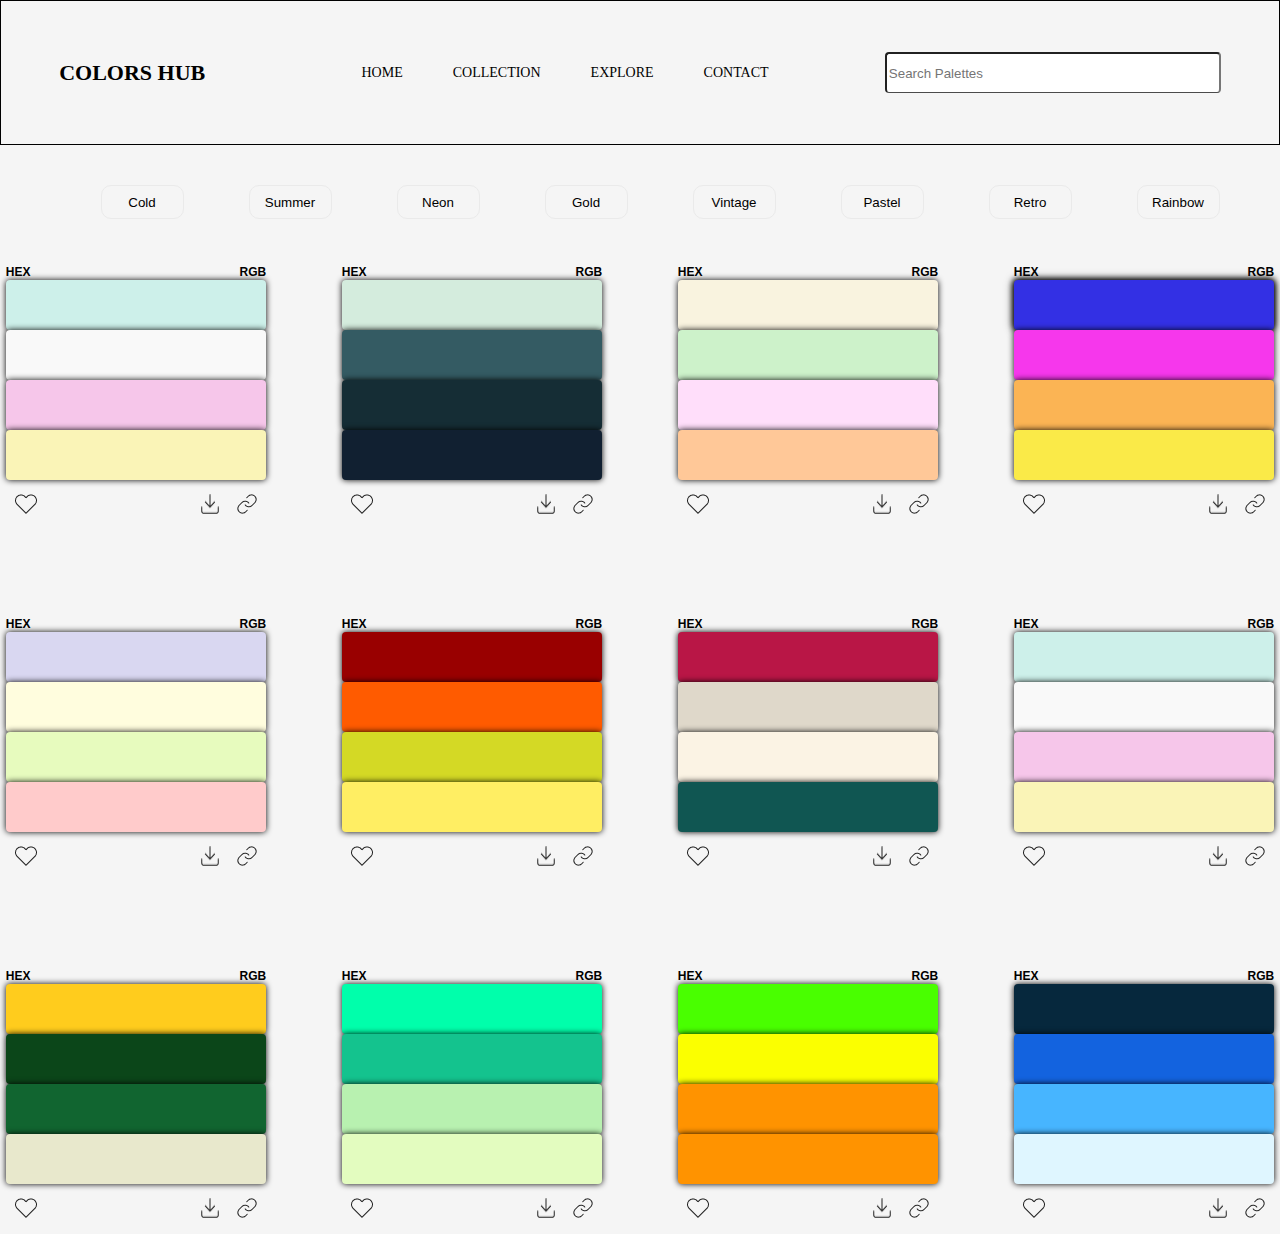
<file: index.html>
<!DOCTYPE html>
<html lang="en">

<head>
    <meta charset="UTF-8">
    <meta http-equiv="X-UA-Compatible" content="IE=edge">
    <meta name="viewport" content="width=device-width, initial-scale=1.0">
    <link rel="stylesheet" href="./assets/css/reset.css">
    <link rel="stylesheet" href="./assets/css/style.css">

    <title>home</title>
</head>

<body>
    <header>
        <div class="container">

            <div class="header-wrapper">
                <div class="logo-item">
                    <a href="./index.html">COLORS HUB</a>
                </div>
                <div class="header-home">
                    <nav>
                        <ul>
                            <li>
                                <a class="hover-a" href="index.html">HOME</a>
                            </li>
                            <li>
                                <a class="hover-a" href="assets/pages/collection.html">COLLECTION</a>
                            </li>
                            <li>
                                <a class="hover-a explore">EXPLORE</a>
                            </li>
                            <li>
                                <a class="hover-a contact">CONTACT</a>
                            </li>
                    </nav>
                </div>
                <div class="input-wrapper">
                    <div class="input">
                        <input class="search" type="text" placeholder="Search Palettes">
                    </div>
                </div>
            </div>
        </div>
    </header>

    <main>
        <section class="container">

            <div class="main-box-title">
                <nav>
                    <ul>
                        <li>
                            <button> Cold</button>
                        </li>
                        <li>
                            <button> Summer</button>
                        </li>
                        <li>
                            <button> Neon</button>
                        </li>
                        <li>
                            <button>Gold</button>
                        </li>
                        <li>
                            <button> Vintage</button>
                        </li>
                        <li>
                            <button> Pastel</button>
                        </li>
                        <li>
                            <button> Retro</button>
                        </li>
                        <li>
                            <button> Rainbow</button>
                        </li>
                    </ul>
                </nav>
            </div>
            <div class="main-box">
                <div class="color-card">
                    <div class="color-content">
                        <span>HEX</span>
                        <span>RGB</span>
                    </div>
                    <div class="color-hub">
                        <div class="color-item-first">
                            <div class="code-div">
                                <p class="code">#CDF0EA</p>
                                <p class="numbers"> 205, 240, 234</p>
                            </div>
                        </div>
                        <div class="color-item-second">
                            <div class="code-div">
                                <p class="code">#F9F9F9</p>
                                <p class="numbers"> 249, 249, 249</p>
                            </div>
                        </div>
                        <div class="color-item-third">
                            <div class="code-div">
                                <p class="code">#F6C6EA</p>
                                <p class="numbers"> 246, 198, 234</p>
                            </div>
                        </div>
                        <div class="color-item-fourth">
                            <div class="code-div">
                                <p class="code">#FAF4B7</p>
                                <p class="numbers">250, 244, 183</p>
                            </div>
                        </div>
                    </div>
                    <div class="color-item-footer">
                        <div class="images">

                            <img src="./assets/images/Vector.png" alt="">
                            <img class="img-download" src="./assets/images/Download.png" alt="">
                            <img src="./assets/images/Link.png" alt="">
                        </div>
                    </div>

                </div>
                <div class="color-card">
                    <div class="color-content">
                        <span>HEX</span>
                        <span>RGB</span>
                    </div>
                    <div class="color-hub">
                        <div class="color-item-6th">
                            <div class="code-div">
                                <p class="code">#D4ECDD</p>
                                <p class="numbers"> 212, 236, 221</p>
                            </div>
                        </div>
                        <div class="color-item-7th">
                            <div class="code-div">
                                <p class="code">#345B63</p>
                                <p class="numbers"> 52, 91, 99</p>
                            </div>
                        </div>
                        <div class="color-item-8th">
                            <div class="code-div">
                                <p class="code">#152D35</p>
                                <p class="numbers"> 21, 45, 53</p>
                            </div>
                        </div>
                        <div class="color-item-9th">
                            <div class="code-div">
                                <p class="code">#112031</p>
                                <p class="numbers"> 17, 32, 49</p>
                            </div>
                        </div>
                    </div>
                    <div class="color-item-footer">
                        <div class="images">

                            <img src="./assets/images/Vector.png" alt="">
                            <img class="img-download" src="./assets/images/Download.png" alt="">
                            <img src="./assets/images/Link.png" alt="">
                        </div>
                    </div>

                </div>
                <div class="color-card">
                    <div class="color-content">
                        <span>HEX</span>
                        <span>RGB</span>
                    </div>
                    <div class="color-hub">
                        <div class="color-item-10th">
                            <div class="code-div">
                                <p class="code">#F9F3DF</p>
                                <p class="numbers"> 249, 243, 223</p>
                            </div>
                        </div>
                        <div class="color-item-11th">
                            <div class="code-div">
                                <p class="code">#CDF2CA</p>
                                <p class="numbers"> 205, 242, 202</p>
                            </div>
                        </div>
                        <div class="color-item-12th">
                            <div class="code-div">
                                <p class="code">#FFDEFA</p>
                                <p class="numbers"> 255, 222, 250</p>
                            </div>
                        </div>
                        <div class="color-item-13th">
                            <div class="code-div">
                                <p class="code">#FFC898</p>
                                <p class="numbers"> 255, 200, 152</p>
                            </div>
                        </div>
                    </div>
                    <div class="color-item-footer">
                        <div class="images">

                            <img src="./assets/images/Vector.png" alt="">
                            <img class="img-download" src="./assets/images/Download.png" alt="">
                            <img src="./assets/images/Link.png" alt="">
                        </div>
                    </div>

                </div>
                <div class="color-card">
                    <div class="color-content">
                        <span>HEX</span>
                        <span>RGB</span>
                    </div>
                    <div class="color-hub">
                        <div class="code-div">
                            <div class="color-item-14th">
                                <p class="code">#3330E4</p>
                                <p class="numbers"> 51, 48, 228</p>
                            </div>
                        </div>
                        <div class="color-item-15th">
                            <div class="code-div">
                                <p class="code">#F637EC</p>
                                <p class="numbers"> 246, 55, 236</p>
                            </div>
                        </div>
                        <div class="color-item-16th">
                            <div class="code-div">
                                <p class="code">#FBB454</p>
                                <p class="numbers"> 251, 180, 84</p>
                            </div>
                        </div>
                        <div class="color-item-17th">
                            <div class="code-div">
                                <p class="code">#FAEA48</p>
                                <p class="numbers"> 250, 234, 72</p>
                            </div>
                        </div>
                    </div>
                    <div class="color-item-footer">
                        <div class="images">

                            <img src="./assets/images/Vector.png" alt="">
                            <img class="img-download" src="./assets/images/Download.png" alt="">
                            <img src="./assets/images/Link.png" alt="">
                        </div>
                    </div>

                </div>
                <div class="color-card">
                    <div class="color-content">
                        <span>HEX</span>
                        <span>RGB</span>
                    </div>
                    <div class="color-hub">
                        <div class="color-item-18th">
                            <div class="code-div">
                                <p class="code">#D9D7F1</p>
                                <p class="numbers"> 217, 215, 241</p>
                            </div>
                        </div>
                        <div class="color-item-19th">
                            <div class="code-div">
                                <p class="code">#FFFDDE</p>
                                <p class="numbers"> 255, 253, 222</p>
                            </div>
                        </div>
                        <div class="color-item-20th">
                            <div class="code-div">
                                <p class="code">#E7FBBE</p>
                                <p class="numbers"> 231, 251, 190</p>
                            </div>
                        </div>
                        <div class="color-item-21th">
                            <div class="code-div">
                                <p class="code">#FFCBCB</p>
                                <p class="numbers"> 250, 244, 183</p>
                            </div>
                        </div>
                    </div>
                    <div class="color-item-footer">
                        <div class="images">

                            <img src="./assets/images/Vector.png" alt="">
                            <img class="img-download" src="./assets/images/Download.png" alt="">
                            <img src="./assets/images/Link.png" alt="">
                        </div>
                    </div>

                </div>
                <div class="color-card">
                    <div class="color-content">
                        <span>HEX</span>
                        <span>RGB</span>
                    </div>
                    <div class="color-hub">
                        <div class="color-item-22th">
                            <div class="code-div">
                                <p class="code">#990000</p>
                                <p class="numbers"> 153, 0, 0</p>
                            </div>
                        </div>
                        <div class="color-item-23th">
                            <div class="code-div">
                                <p class="code">#FF5B00</p>
                                <p class="numbers"> 255, 91, 0</p>
                            </div>
                        </div>
                        <div class="color-item-24th">
                            <div class="code-div">
                                <p class="code">#D4D925</p>
                                <p class="numbers"> 212, 217, 37</p>
                            </div>
                        </div>
                        <div class="color-item-25th">
                            <div class="code-div">
                                <p class="code">#FFEE63</p>
                                <p class="numbers"> 255, 238, 99</p>
                            </div>
                        </div>
                    </div>
                    <div class="color-item-footer">
                        <div class="images">

                            <img src="./assets/images/Vector.png" alt="">
                            <img class="img-download" src="./assets/images/Download.png" alt="">
                            <img src="./assets/images/Link.png" alt="">
                        </div>
                    </div>

                </div>

                <div class="color-card">
                    <div class="color-content">
                        <span>HEX</span>
                        <span>RGB</span>
                    </div>
                    <div class="color-hub">
                        <div class="color-item-26th">
                            <div class="code-div">
                                <p class="code">#B91646</p>
                                <p class="numbers"> 185, 22, 70</p>
                            </div>
                        </div>
                        <div class="color-item-27th">
                            <div class="code-div">
                                <p class="code">#DFD8CA</p>
                                <p class="numbers"> 223, 216, 202</p>
                            </div>
                        </div>
                        <div class="color-item-28th">
                            <div class="code-div">
                                <p class="code">#FBF3E4</p>
                                <p class="numbers"> 251, 243, 228</p>
                            </div>
                        </div>
                        <div class="color-item-29th">
                            <div class="code-div">
                                <p class="code">#105652</p>
                                <p class="numbers"> 16, 86, 82</p>
                            </div>
                        </div>
                    </div>
                    <div class="color-item-footer">
                        <div class="images">

                            <img src="./assets/images/Vector.png" alt="">
                            <img class="img-download" src="./assets/images/Download.png" alt="">
                            <img src="./assets/images/Link.png" alt="">
                        </div>
                    </div>
                </div>
                <div class="color-card">
                    <div class="color-content">
                        <span>HEX</span>
                        <span>RGB</span>
                    </div>
                    <div class="color-hub">
                        <div class="color-item-30th">
                            <div class="code-div">
                                <p class="code">#CDF0EA</p>
                                <p class="numbers"> 205, 240, 234</p>
                            </div>
                        </div>
                        <div class="color-item-31st">
                            <div class="code-div">
                                <p class="code">#F9F9F9</p>
                                <p class="numbers"> 249, 249, 249</p>
                            </div>
                        </div>
                        <div class="color-item-32th">
                            <div class="code-div">
                                <p class="code">#F6C6EA</p>
                                <p class="numbers"> 246, 198, 234</p>
                            </div>
                        </div>
                        <div class="color-item-33th">
                            <div class="code-div">
                                <p class="code">#FAF4B7</p>
                                <p class="numbers"> 250, 244, 183</p>
                            </div>
                        </div>
                    </div>
                    <div class="color-item-footer">
                        <div class="images">

                            <img src="./assets/images/Vector.png" alt="">
                            <img class="img-download" src="./assets/images/Download.png" alt="">
                            <img src="./assets/images/Link.png" alt="">
                        </div>
                    </div>
                </div>
                <div class="color-card">
                    <div class="color-content">
                        <span>HEX</span>
                        <span>RGB</span>
                    </div>
                    <div class="color-hub">
                        <div class="color-item-34th">
                            <div class="code-div">
                                <p class="code">#FFCC1D</p>
                                <p class="numbers"> 255, 204, 29</p>
                            </div>
                        </div>
                        <div class="color-item-35th">
                            <div class="code-div">
                                <p class="code">#0B4619</p>
                                <p class="numbers"> 11, 70, 25</p>
                            </div>
                        </div>
                        <div class="color-item-36th">
                            <div class="code-div">
                                <p class="code">#116530</p>
                                <p class="numbers"> 17, 101, 48</p>
                            </div>
                        </div>
                        <div class="color-item-37th">
                            <div class="code-div">
                                <p class="code">#E8E8CC</p>
                                <p class="numbers"> 232, 232, 204</p>
                            </div>
                        </div>
                    </div>
                    <div class="color-item-footer">
                        <div class="images">

                            <img src="./assets/images/Vector.png" alt="">
                            <img class="img-download" src="./assets/images/Download.png" alt="">
                            <img src="./assets/images/Link.png" alt="">
                        </div>
                    </div>
                </div>
                <div class="color-card">
                    <div class="color-content">
                        <span>HEX</span>
                        <span>RGB</span>
                    </div>
                    <div class="color-hub">
                        <div class="color-item-38th">
                            <div class="code-div">
                                <p class="code">#CDF0EA</p>
                                <p class="numbers"> 205, 240, 234</p>
                            </div>
                        </div>
                        <div class="color-item-39th">
                            <div class="code-div">
                                <p class="code">#F9F9F9</p>
                                <p class="numbers"> 249, 249, 249</p>
                            </div>
                        </div>
                        <div class="color-item-40th">
                            <div class="code-div">
                                <p class="code">#F6C6EA</p>
                                <p class="numbers"> 246, 198, 234</p>
                            </div>
                        </div>
                        <div class="color-item-41st">
                            <div class="code-div">
                                <p class="code">#FAF4B7</p>
                                <p class="numbers"> 250, 244, 183</p>
                            </div>
                        </div>
                    </div>
                    <div class="color-item-footer">
                        <div class="images">

                            <img src="./assets/images/Vector.png" alt="">
                            <img class="img-download" src="./assets/images/Download.png" alt="">
                            <img src="./assets/images/Link.png" alt="">
                        </div>
                    </div>
                </div>
                <div class="color-card">
                    <div class="color-content">
                        <span>HEX</span>
                        <span>RGB</span>
                    </div>
                    <div class="color-hub">
                        <div class="color-item-42th">
                            <div class="code-div">
                                <p class="code">#49FF00</p>
                                <p class="numbers"> 73, 255, 0</p>
                            </div>
                        </div>
                        <div class="color-item-43th">
                            <div class="code-div">
                                <p class="code">#FBFF00</p>
                                <p class="numbers"> 251, 255, 0</p>
                            </div>
                        </div>
                        <div class="color-item-44th">
                            <div class="code-div">
                                <p class="code">#FF9300</p>
                                <p class="numbers"> 255, 147, 0</p>
                            </div>
                        </div>
                        <div class="color-item-45th">
                            <div class="code-div">
                                <p class="code">#FF0000</p>
                                <p class="numbers"> 255, 0, 0</p>
                            </div>
                        </div>
                    </div>
                    <div class="color-item-footer">
                        <div class="images">

                            <img src="./assets/images/Vector.png" alt="">
                            <img class="img-download" src="./assets/images/Download.png" alt="">
                            <img src="./assets/images/Link.png" alt="">
                        </div>
                    </div>
                </div>
                <div class="color-card">
                    <div class="color-content">
                        <span>HEX</span>
                        <span>RGB</span>
                    </div>
                    <div class="color-hub">
                        <div class="color-item-46th">
                            <div class="code-div">
                                <p class="code">#06283D</p>
                                <p class="numbers"> 6, 40, 61</p>
                            </div>
                        </div>
                        <div class="color-item-47th">
                            <div class="code-div">
                                <p class="code">#1363DF</p>
                                <p class="numbers"> 19, 99, 223</p>
                            </div>
                        </div>
                        <div class="color-item-48th">
                            <div class="code-div">
                                <p class="code">#47B5FF</p>
                                <p class="numbers"> 71, 181, 255</p>
                            </div>
                        </div>
                        <div class="color-item-49th">
                            <div class="code-div">
                                <p class="code">#DFF6FF</p>
                                <p class="numbers"> 223, 246, 255</p>
                            </div>
                        </div>
                    </div>
                    <div class="color-item-footer">
                        <div class="images">

                            <img src="./assets/images/Vector.png" alt="">
                            <img class="img-download" src="./assets/images/Download.png" alt="">
                            <img src="./assets/images/Link.png" alt="">
                        </div>
                    </div>
                </div>
            </div>
        </section>
    </main>
</body>

</html>
</file>
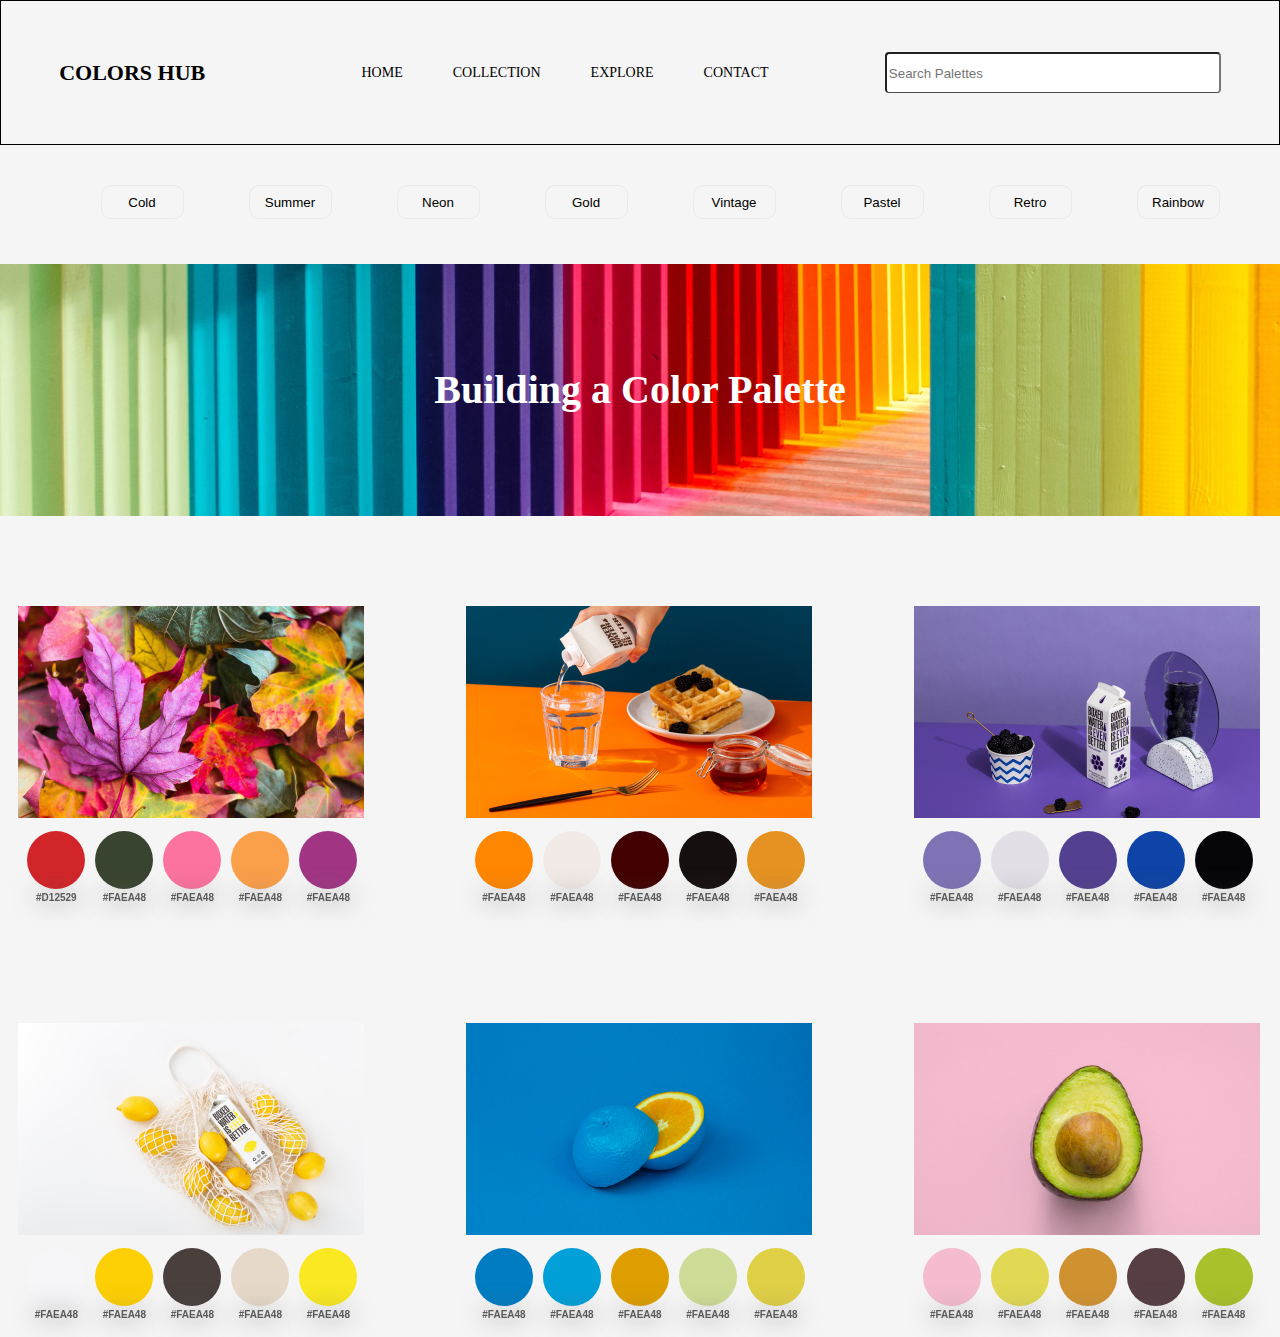
<file: assets/pages/collection.html>
<!DOCTYPE html>
<html lang="en">

<head>
    <meta charset="UTF-8">
    <meta http-equiv="X-UA-Compatible" content="IE=edge">
    <meta name="viewport" content="width=device-width, initial-scale=1.0">
    <link rel="stylesheet" href="../css/reset.css">
    <link rel="stylesheet" href="../css/style.css">
    <title>collection</title>
</head>

<body>

    <header>
        <div class="container">

            <div class="header-wrapper">
                <div class="logo-item">
                    <a href="../../index.html">COLORS HUB</a>
                </div>
                <div class="header-home">
                    <nav>
                        <ul>
                            <li>
                                <a class="hover-a" href="../../index.html">HOME</a>
                            </li>
                            <li>
                                <a class="hover-a" href="assets/pages/collection.html">COLLECTION</a>
                            </li>
                            <li>
                                <a class="hover-a explore-a">EXPLORE</a>
                            </li>
                            <li>
                                <a class="hover-a contact-a">CONTACT</a>
                            </li>
                    </nav>
                </div>
                <div class="input-wrapper">
                    <div class="input">
                        <input class="search" type="text" placeholder="Search Palettes">
                    </div>
                </div>
            </div>
        </div>
    </header>
    <main>
        <section class="container">

            <div class="main-box-title">
                <nav>
                    <ul>
                        <li>
                            <button> Cold</button>
                        </li>
                        <li>
                            <button> Summer</button>
                        </li>
                        <li>
                            <button> Neon</button>
                        </li>
                        <li>
                            <button>Gold</button>
                        </li>
                        <li>
                            <button> Vintage</button>
                        </li>
                        <li>
                            <button> Pastel</button>
                        </li>
                        <li>
                            <button> Retro</button>
                        </li>
                        <li>
                            <button> Rainbow</button>
                        </li>
                    </ul>
                </nav>
            </div>
            <div class="banner-box">
                <img src="../images/Mask group.png" alt="banner img">
                <div class="banner-text">
                    <h1>Building a Color Palette</h1>
                </div>
            </div>
            <div class="collection-cards">
                <div class="collection-card">
                    <img src="../images/leaves.png" alt="leaves img">
                    <div class="card-circle">

                        <div class="circle-color-1st">
                            <p>#D12529</p>
                        </div>
                        <div class="circle-color-2nd">
                            <p>#FAEA48</p>
                        </div>
                        <div class="circle-color-3rd">
                            <p>#FAEA48</p>
                        </div>
                        <div class="circle-color-4th">
                            <p>#FAEA48</p>
                        </div>
                        <div class="circle-color-5th">
                            <p>#FAEA48</p>
                        </div>
                    </div>
                </div>
                <div class="collection-card">
                    <img src="../images/table.png" alt="table img">
                    <div class="card-circle">

                        <div class="circle-color-6th">
                            <p>#FAEA48</p>
                        </div>
                        <div class="circle-color-7th">
                            <p>#FAEA48</p>
                        </div>
                        <div class="circle-color-8th">
                            <p>#FAEA48</p>
                        </div>
                        <div class="circle-color-9th">
                            <p>#FAEA48</p>
                        </div>
                        <div class="circle-color-10th">
                            <p>#FAEA48</p>
                        </div>
                    </div>
                </div>
                <div class="collection-card">
                    <img src="../images/purple.png" alt="purple img">
                    <div class="card-circle">

                        <div class="circle-color-11th">
                            <p>#FAEA48</p>
                        </div>
                        <div class="circle-color-12th">
                            <p>#FAEA48</p>
                        </div>
                        <div class="circle-color-13th">
                            <p>#FAEA48</p>
                        </div>
                        <div class="circle-color-14th">
                            <p>#FAEA48</p>
                        </div>
                        <div class="circle-color-15th">
                            <p>#FAEA48</p>
                        </div>
                    </div>
                </div>
                <div class="collection-card">
                    <img src="../images/lemons.png" alt="lemons img">
                    <div class="card-circle">

                        <div class="circle-color-16th">
                            <p>#FAEA48</p>
                        </div>
                        <div class="circle-color-17th">
                            <p>#FAEA48</p>
                        </div>
                        <div class="circle-color-18th">
                            <p>#FAEA48</p>
                        </div>
                        <div class="circle-color-19th">
                            <p>#FAEA48</p>
                        </div>
                        <div class="circle-color-20th">
                            <p>#FAEA48</p>
                        </div>
                    </div>
                </div>
                <div class="collection-card">
                    <img src="../images/blue lemon.png" alt="blue lemon's img">
                    <div class="card-circle">

                        <div class="circle-color-21th">
                            <p>#FAEA48</p>
                        </div>
                        <div class="circle-color-22th">
                            <p>#FAEA48</p>
                        </div>
                        <div class="circle-color-23th">
                            <p>#FAEA48</p>
                        </div>
                        <div class="circle-color-24th">
                            <p>#FAEA48</p>
                        </div>
                        <div class="circle-color-25th">
                            <p>#FAEA48</p>
                        </div>
                    </div>
                </div>
                <div class="collection-card">
                    <img src="../images/avocado.png" alt="avocado img">
                    <div class="card-circle">

                        <div class="circle-color-26th">
                            <p>#FAEA48</p>
                        </div>
                        <div class="circle-color-27th">
                            <p>#FAEA48</p>
                        </div>
                        <div class="circle-color-28th">
                            <p>#FAEA48</p>
                        </div>
                        <div class="circle-color-29th">
                            <p>#FAEA48</p>
                        </div>
                        <div class="circle-color-30th">
                            <p>#FAEA48</p>
                        </div>
                    </div>
                </div>
            </div>
        </section>

    </main>
</body>

</html>
</file>
<file: assets/css/style.css>
@font-face {
    font-family: 'Rufina', serif;
    src: url(../fonts/Rufina-Bold.ttf);
}

@font-face {
    font-family: 'Red Rose', cursive;
    src: url(../fonts/RedRose-Regular.ttf);
}

@font-face {
    font-family: 'Red Rose', cursive;
    src: url(../fonts/RedRose-Bold.ttf);
}

@font-face {
    font-family: 'Red Hat Display', sans-serif;
    src: url(../fonts/RedHatDisplay-Regular.ttf);
}

@font-face {
    font-family: 'Red Hat Display', sans-serif;
    src: url(../fonts/RedHatDisplay-SemiBold.ttf);
}

body {
    background-color: #f5f5f5;

}

.container {
    max-width: 1304px;
    margin: 0 auto;
}

.header-wrapper {
    display: flex;
    flex-direction: row;
    justify-content: space-around;
    padding-top: 51px;
    padding-bottom: 51px;
    align-items: center;
    border-style: solid;
    border-width: 1px;
}

header ul {
    display: flex;
    gap: 50px;
}

.input-wrapper {
    display: flex;
}

.header-wrapper a {
    text-decoration: none;
    color: #000000;
}

.logo-item a {
    font-size: 22px;
    line-height: 27px;
    font-family: 'Rufina', serif;
    font-weight: 700;
}

.header-home li {
    font-size: 14px;
    line-height: 17.49px;
    font-family: 'Red Rose', cursive;
}

.hover-a:hover {
    text-decoration: underline;
}

.explore-a,
.contact-a {
    cursor: pointer;
}

.search {
    border-bottom: 1px solid #4B4B4B;
    width: 336px;
    height: 41px;
    border-radius: 4px;
}

.main-box-title ul {
    display: flex;
    justify-content: center;
    gap: 65px;
    padding-top: 40px;
    padding-bottom: 45px;
}

.main-box-title li {
    line-height: 21px;
    font-family: 'Red Hat Display', sans-serif;
}

.main-box-title button {
    width: 83px;
    height: 34px;
    border-radius: 10px;
    border: 0.5px solid #EAEAEA;
    background-color: #F5F5F5;
    cursor: pointer;
}

.main-box {
    display: grid;
    grid-template-columns: repeat(4, 1fr);
    column-gap: 64px;
    row-gap: 86px;
    justify-items: center;
}


.color-content {
    display: flex;
    gap: 209px;
}

.color-content span {
    font-family: 'Red Hat Display', sans-serif;
    font-weight: 600;
    font-size: 12px;
    line-height: 16px;
}


.color-card p {
    font-family: 'Red Hat Display', sans-serif;
    font-weight: 600;
    font-size: 12px;
    line-height: 16px;
    opacity: 0;
    cursor: pointer;
    color: #FFFFFF;
    background: rgba(217, 217, 217, 0.5);
    text-align: center;
}


.code {
    border-top-right-radius: 10px;
    border-bottom-left-radius: 4px;
    width: 67px;
    height: 20px;
}

.numbers {
    border-top-left-radius: 10px;
    border-bottom-right-radius: 4px;
    width: 86px;
    height: 20px;
}

.color-hub div {
    Width: 260px;
    Height: 50px;
    border-radius: 4px;
    display: flex;
    flex-direction: row;
    justify-content: space-between;
    align-items: end;
    filter: drop-shadow(0 0 0.2rem);
    transform: scale(1);
    cursor: pointer;
}

.code-div:hover p {
    opacity: 1;

}

.color-item-footer {
    Width: 260px;
    Height: 50px;
    border-radius: 4px;
    background-color: #F5F5F5;
}

.images {
    display: flex;
    padding-top: 14px;
    justify-content: space-around;
    cursor: pointer;
}

.img-download {
    padding-left: 146px;
}

.color-item-first {
    background: #CDF0EA;
    border-color: #CDF0EA;
}

.color-item-second {
    background: #F9F9F9;
}

.color-item-third {
    background-color: #F6C6EA;
}

.color-item-fourth {
    background-color: #FAF4B7;
}

.color-item-6th {
    background-color: #D4ECDD;
}

.color-item-7th {
    background-color: #345B63;
}

.color-item-8th {
    background: #152D35;
}

.color-item-9th {
    background: #112031;
}

.color-item-10th {
    background: #F9F3DF;
}

.color-item-11th {
    background: #CDF2CA;
}

.color-item-12th {
    background: #FFDEFA;
}

.color-item-12th {
    background: #FFDEFA;
}

.color-item-13th {
    background: #FFC898;
}

.color-item-14th {
    background: #3330E4;
}

.color-item-15th {
    background: #F637EC;
}

.color-item-16th {
    background: #FBB454;
}

.color-item-17th {
    background: #FAEA48;
}

.color-item-18th {
    background: #D9D7F1;
}

.color-item-19th {
    background: #FFFDDE;
}

.color-item-20th {
    background: #E7FBBE;
}

.color-item-21th {
    background: #FFCBCB;
}

.color-item-22th {
    background: #990000;
}

.color-item-23th {
    background: #FF5B00;
}

.color-item-24th {
    background: #D4D925;
}

.color-item-25th {
    background: #FFEE63;
}

.color-item-26th {
    background: #B91646;
}

.color-item-27th {
    background: #DFD8CA;
}

.color-item-28th {
    background: #FBF3E4;
}

.color-item-29th {
    background: #105652;
}

.color-item-30th {
    background: #CDF0EA;
}

.color-item-31st {
    background: #F9F9F9;
}

.color-item-32th {
    background: #F6C6EA;
}

.color-item-33th {
    background: #FAF4B7;
}

.color-item-34th {
    background: #FFCC1D;
}

.color-item-35th {
    background: #0B4619;
}

.color-item-36th {
    background: #116530;
}

.color-item-37th {
    background: #E8E8CC;
}

.color-item-38th {
    background: #00FFAB;
}

.color-item-39th {
    background: #14C38E;
}

.color-item-40th {
    background: #B8F1B0;
}

.color-item-41st {
    background: #E3FCBF;
}

.color-item-42th {
    background: #49FF00;
}

.color-item-43th {
    background: #FBFF00;
}

.color-item-44th {
    background: #FF9300;
}

.color-item-45th {
    background: #FF9300;
}

.color-item-46th {
    background: #06283D;
}

.color-item-47th {
    background: #1363DF;
}

.color-item-48th {
    background: #47B5FF;
}

.color-item-49th {
    background: #DFF6FF;
}

.banner-box img {
    max-width: 100%;
    height: auto;

}

.banner-box {
    position: relative;
    display: flex;
    flex-direction: row;
    justify-content: center;
    align-items: center;
    cursor: pointer;
}

.banner-box:hover img {
    filter: blur(10px);
}

.banner-text {
    position: absolute;
}

.banner-text h1 {
    font-size: 40px;
    font-family: 'Red Rose', cursive;
    font-weight: 700;
    color: #FFFFFF;
}

.collection-cards {
    display: grid;
    grid-template-columns: repeat(3, 1fr);
    column-gap: 63px;
    row-gap: 63px;
    justify-items: center;
    margin-top: 50px;
}

.collection-card {
    margin-top: 40px;
    width: 348px;
    height: 314px;
}
.collection-card img:hover{
    filter: drop-shadow(0 0 0.5rem);
    cursor: pointer;
}
.card-circle {
    display: flex;
    gap: 10px;
    justify-content: center;
    padding-top: 10px;
}

.card-circle div {
    border-radius: 50%;
    width: 58px;
    height: 58px;
}

.collection-card p {
    font-size: 10px;
    line-height: 13px;
    font-family: 'Red Hat Display', sans-serif;
    font-weight: 600;
    color: #5A5A5A;
    text-align: center;
    padding-top: 60px;
    filter: drop-shadow(0 0 0.75rem );
    cursor: pointer;
}


.circle-color-1st {
    background: #D12529;
}

.circle-color-2nd {
    background: #394430;
}

.circle-color-3rd {
    background: #FC739F;
}

.circle-color-4th {
    background: #FA9F4A;
}

.circle-color-5th {
    background: #A13583;
}

.circle-color-6th {
    background: #FF8601;
}

.circle-color-7th {
    background: #F2EAE7;
}

.circle-color-8th {
    background: #430001;
}

.circle-color-9th {
    background: #15100F;
}

.circle-color-10th {
    background: #E59222;
}

.circle-color-11th {
    background: #7F73B5;
}

.circle-color-12th {
    background: #E2DFE6;
}

.circle-color-13th {
    background: #534090;
}

.circle-color-14th {
    background: #0E44A7;
}

.circle-color-15th {
    background: #050408;
}

.circle-color-16th {
    background: #F6F6F8;
}

.circle-color-17th {
    background: #FDCF05;
}

.circle-color-18th {
    background: #49403E;
}

.circle-color-19th {
    background: #E6D9C9;
}

.circle-color-20th {
    background: #F9E822;
}

.circle-color-21th {
    background: #007CC2;
}

.circle-color-22th {
    background: #01A0D9;
}

.circle-color-23th {
    background: #DE9E00;
}

.circle-color-24th {
    background: #CDDD97;
}

.circle-color-25th {
    background: #DFD046;
}

.circle-color-26th {
    background: #F5BCCF;
}

.circle-color-27th {
    background: #E1D953;
}

.circle-color-28th {
    background: #D09231;
}

.circle-color-29th {
    background: #563E43;
}

.circle-color-30th {
    background: #A9C12A;
}
</file>
